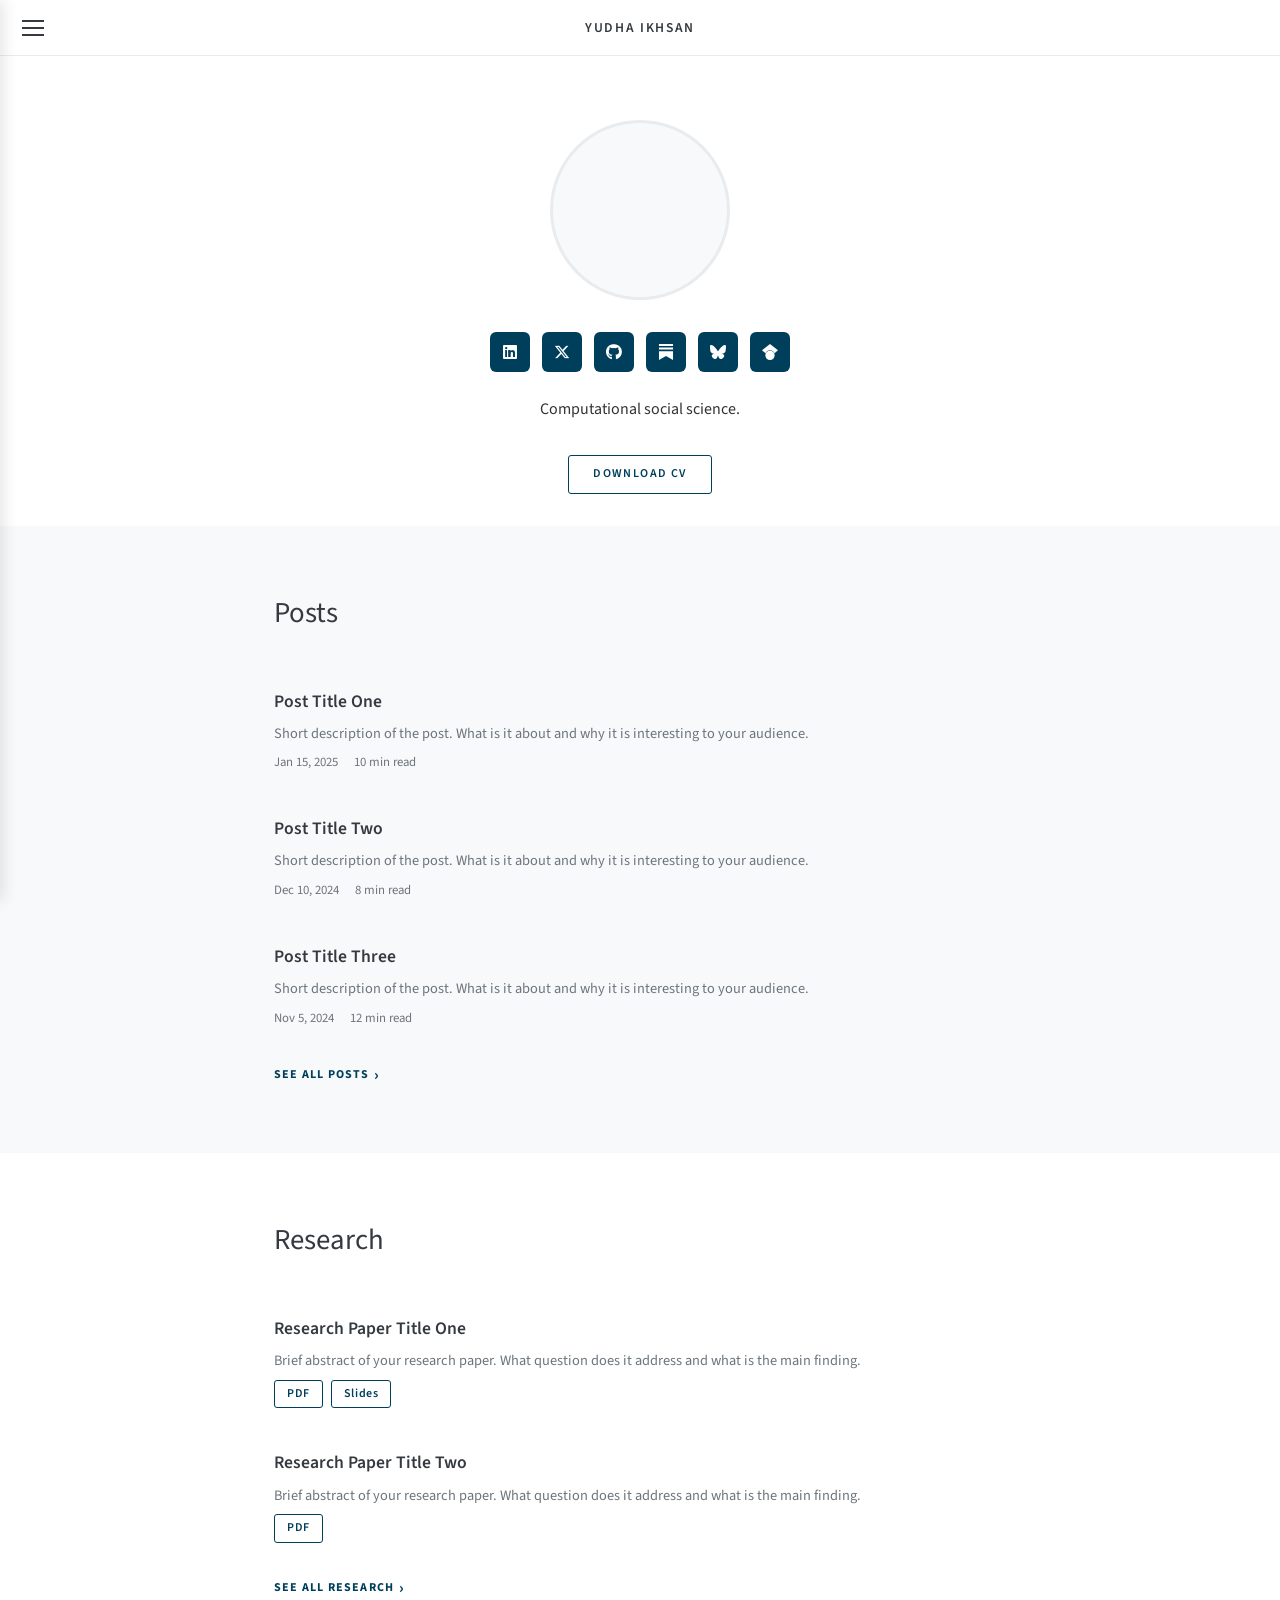
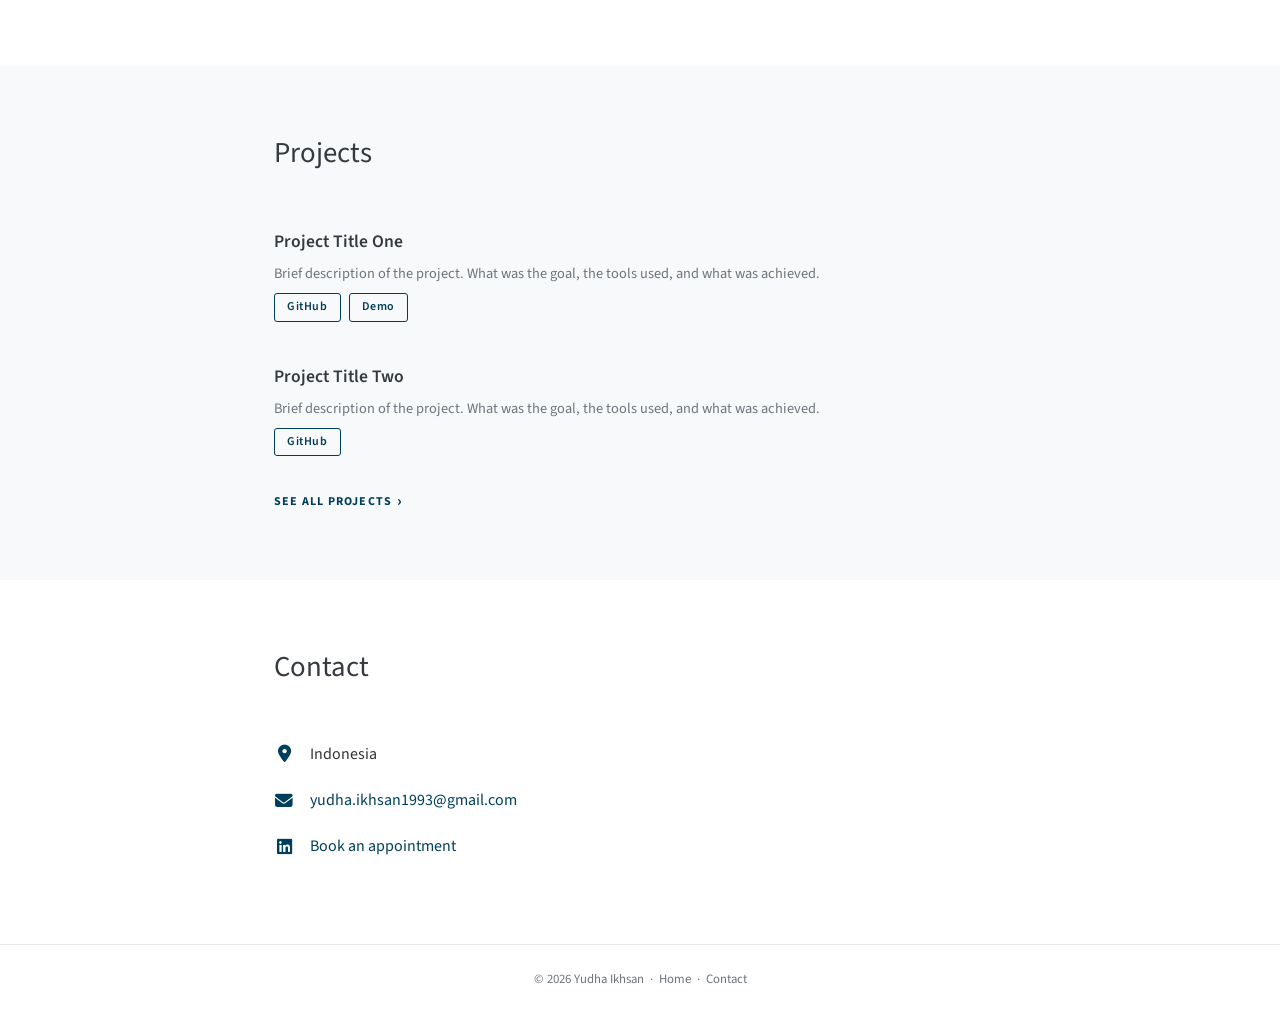
<file: index.html>
<!DOCTYPE html>
<html lang="en">
<head>
  <meta charset="UTF-8">
  <meta name="viewport" content="width=device-width, initial-scale=1.0">
  <title>Yudha Ikhsan</title>
  <link rel="icon" href="data:image/svg+xml,<svg xmlns=%22http://www.w3.org/2000/svg%22 viewBox=%220 0 100 100%22><text y=%22.9em%22 font-size=%2290%22>ð</text></svg>">
  <link rel="preconnect" href="https://fonts.googleapis.com">
  <link href="https://fonts.googleapis.com/css2?family=Source+Sans+Pro:wght@300;400;600;700&display=swap" rel="stylesheet">
  <link rel="stylesheet" href="https://cdnjs.cloudflare.com/ajax/libs/font-awesome/6.5.0/css/all.min.css" crossorigin="anonymous">
  <link rel="stylesheet" href="styles.css">
</head>
<body>
  <div class="nav-overlay" id="navOverlay" onclick="closeDrawer()"></div>
  <nav class="nav-drawer" id="navDrawer">
    <ul>
      <li><a href="index.html" onclick="closeDrawer()">Home</a></li>
      <li><a href="posts.html" onclick="closeDrawer()">Posts</a></li>
      <li><a href="research.html" onclick="closeDrawer()">Research</a></li>
      <li><a href="projects.html" onclick="closeDrawer()">Projects</a></li>
      <li><a href="cv.html" onclick="closeDrawer()">CV</a></li>
      <li><a href="#contact" onclick="closeDrawer()">Contact</a></li>
    </ul>
  </nav>
  <header class="navbar">
    <button class="hamburger" id="hamburgerBtn" onclick="toggleDrawer()" aria-label="Menu">
      <span></span><span></span><span></span>
    </button>
    <a href="index.html" class="navbar-brand">YUDHA IKHSAN</a>
  </header>
  <section class="hero">
    <div class="container">
      <div class="hero-photo"></div>
      <div class="social-links">
        <a href="https://linkedin.com/in/yourprofile" target="_blank" rel="noopener" title="LinkedIn">
          <i class="fab fa-linkedin"></i>
        </a>
        <a href="https://x.com/yourhandle" target="_blank" rel="noopener" title="X (Twitter)">
          <i class="fa-brands fa-x-twitter"></i>
        </a>
        <a href="https://github.com/yudaikhsan" target="_blank" rel="noopener" title="GitHub">
          <i class="fab fa-github"></i>
        </a>
        <a href="https://substack.com/@yourhandle" target="_blank" rel="noopener" title="Substack">
          <svg xmlns="http://www.w3.org/2000/svg" viewBox="0 0 24 24" width="16" height="16" fill="currentColor"><path d="M22.539 8.242H1.46V5.406h21.08v2.836zM1.46 10.812V24L12 18.11 22.54 24V10.812H1.46zM22.54 0H1.46v2.836h21.08V0z"/></svg>
        </a>
        <a href="https://bsky.app/profile/yourhandle.bsky.social" target="_blank" rel="noopener" title="Bluesky">
          <svg xmlns="http://www.w3.org/2000/svg" viewBox="0 0 568 501" width="16" height="16" fill="currentColor"><path d="M123.121 33.664C188.241 82.553 258.281 181.68 284 234.873c25.719-53.192 95.759-152.32 160.879-201.209C491.866-1.611 568-28.906 568 57.947c0 17.346-9.945 145.713-15.778 166.555-20.275 72.453-94.155 90.933-159.875 79.748C507.222 323.8 536.444 388.56 473.333 453.32c-119.86 122.992-172.272-30.859-185.702-70.281-2.462-7.227-3.614-10.608-3.631-7.733-.017-2.875-1.169.506-3.631 7.733-13.43 39.422-65.842 193.273-185.702 70.281-63.111-64.76-33.889-129.52 80.653-149.07-65.72 11.185-139.6-7.295-159.875-79.748C9.945 203.66 0 75.293 0 57.947 0-28.906 76.134-1.611 123.121 33.664z"/></svg>
        </a>
        <a href="https://scholar.google.com/citations?user=YOURID" target="_blank" rel="noopener" title="Google Scholar">
          <svg xmlns="http://www.w3.org/2000/svg" viewBox="0 0 24 24" width="16" height="16" fill="currentColor"><path d="M5.242 13.769L0 9.5 12 0l12 9.5-5.242 4.269C17.548 11.249 14.978 9.5 12 9.5c-2.977 0-5.548 1.748-6.758 4.269zM12 10a7 7 0 1 0 0 14 7 7 0 0 0 0-14z"/></svg>
        </a>
      </div>
      <div class="hero-bio">
        <p>Computational social science.</p>
      </div>
      <a href="cv.html" class="btn-outline">Download CV</a>
    </div>
  </section>
  <section id="posts" style="background:var(--bg-alt)">
    <div class="container">
      <h2 class="section-title">Posts</h2>
      <div class="card-list">
        <div class="card">
          <div class="card-body">
            <h3><a href="posts.html">Post Title One</a></h3>
            <p>Short description of the post. What is it about and why it is interesting to your audience.</p>
            <div class="card-meta"><span>Jan 15, 2025</span><span>10 min read</span></div>
          </div>
        </div>
        <div class="card">
          <div class="card-body">
            <h3><a href="posts.html">Post Title Two</a></h3>
            <p>Short description of the post. What is it about and why it is interesting to your audience.</p>
            <div class="card-meta"><span>Dec 10, 2024</span><span>8 min read</span></div>
          </div>
        </div>
        <div class="card">
          <div class="card-body">
            <h3><a href="posts.html">Post Title Three</a></h3>
            <p>Short description of the post. What is it about and why it is interesting to your audience.</p>
            <div class="card-meta"><span>Nov 5, 2024</span><span>12 min read</span></div>
          </div>
        </div>
      </div>
      <a href="posts.html" class="see-all-link">See all posts</a>
    </div>
  </section>
  <section id="research">
    <div class="container">
      <h2 class="section-title">Research</h2>
      <div class="card-list">
        <div class="card">
          <div class="card-body">
            <h3><a href="research.html">Research Paper Title One</a></h3>
            <p>Brief abstract of your research paper. What question does it address and what is the main finding.</p>
            <div class="tag-links" style="margin-top:0.5rem"><a href="#" class="tag-link">PDF</a><a href="#" class="tag-link">Slides</a></div>
          </div>
        </div>
        <div class="card">
          <div class="card-body">
            <h3><a href="research.html">Research Paper Title Two</a></h3>
            <p>Brief abstract of your research paper. What question does it address and what is the main finding.</p>
            <div class="tag-links" style="margin-top:0.5rem"><a href="#" class="tag-link">PDF</a></div>
          </div>
        </div>
      </div>
      <a href="research.html" class="see-all-link">See all research</a>
    </div>
  </section>
  <section id="projects" style="background:var(--bg-alt)">
    <div class="container">
      <h2 class="section-title">Projects</h2>
      <div class="card-list">
        <div class="card">
          <div class="card-body">
            <h3><a href="projects.html">Project Title One</a></h3>
            <p>Brief description of the project. What was the goal, the tools used, and what was achieved.</p>
            <div class="tag-links" style="margin-top:0.5rem"><a href="#" class="tag-link">GitHub</a><a href="#" class="tag-link">Demo</a></div>
          </div>
        </div>
        <div class="card">
          <div class="card-body">
            <h3><a href="projects.html">Project Title Two</a></h3>
            <p>Brief description of the project. What was the goal, the tools used, and what was achieved.</p>
            <div class="tag-links" style="margin-top:0.5rem"><a href="#" class="tag-link">GitHub</a></div>
          </div>
        </div>
      </div>
      <a href="projects.html" class="see-all-link">See all projects</a>
    </div>
  </section>
  <section id="contact">
    <div class="container">
      <h2 class="section-title">Contact</h2>
      <div class="contact-simple">
        <p><i class="fas fa-map-marker-alt contact-icon"></i> <span>Indonesia</span></p>
        <p><i class="fas fa-envelope contact-icon"></i> <a href="mailto:yudha.ikhsan1993@gmail.com">yudha.ikhsan1993@gmail.com</a></p>
        <p><i class="fab fa-linkedin contact-icon"></i> <a href="https://linkedin.com/in/yourprofile" target="_blank" rel="noopener">Book an appointment</a></p>
      </div>
    </div>
  </section>
  <footer>
    <p>&copy; <span id="year"></span> Yudha Ikhsan &nbsp;&middot;&nbsp; <a href="index.html">Home</a> &nbsp;&middot;&nbsp; <a href="mailto:yudha.ikhsan1993@gmail.com">Contact</a></p>
  </footer>
  <script>
    document.getElementById('year').textContent = new Date().getFullYear();
    function toggleDrawer() {
      document.getElementById('navDrawer').classList.toggle('open');
      document.getElementById('navOverlay').classList.toggle('open');
      document.getElementById('hamburgerBtn').classList.toggle('open');
    }
    function closeDrawer() {
      document.getElementById('navDrawer').classList.remove('open');
      document.getElementById('navOverlay').classList.remove('open');
      document.getElementById('hamburgerBtn').classList.remove('open');
    }
    document.addEventListener('keydown', function(e) { if(e.key==='Escape') closeDrawer(); });
  </script>
</body>
                                                     </html>
</file>
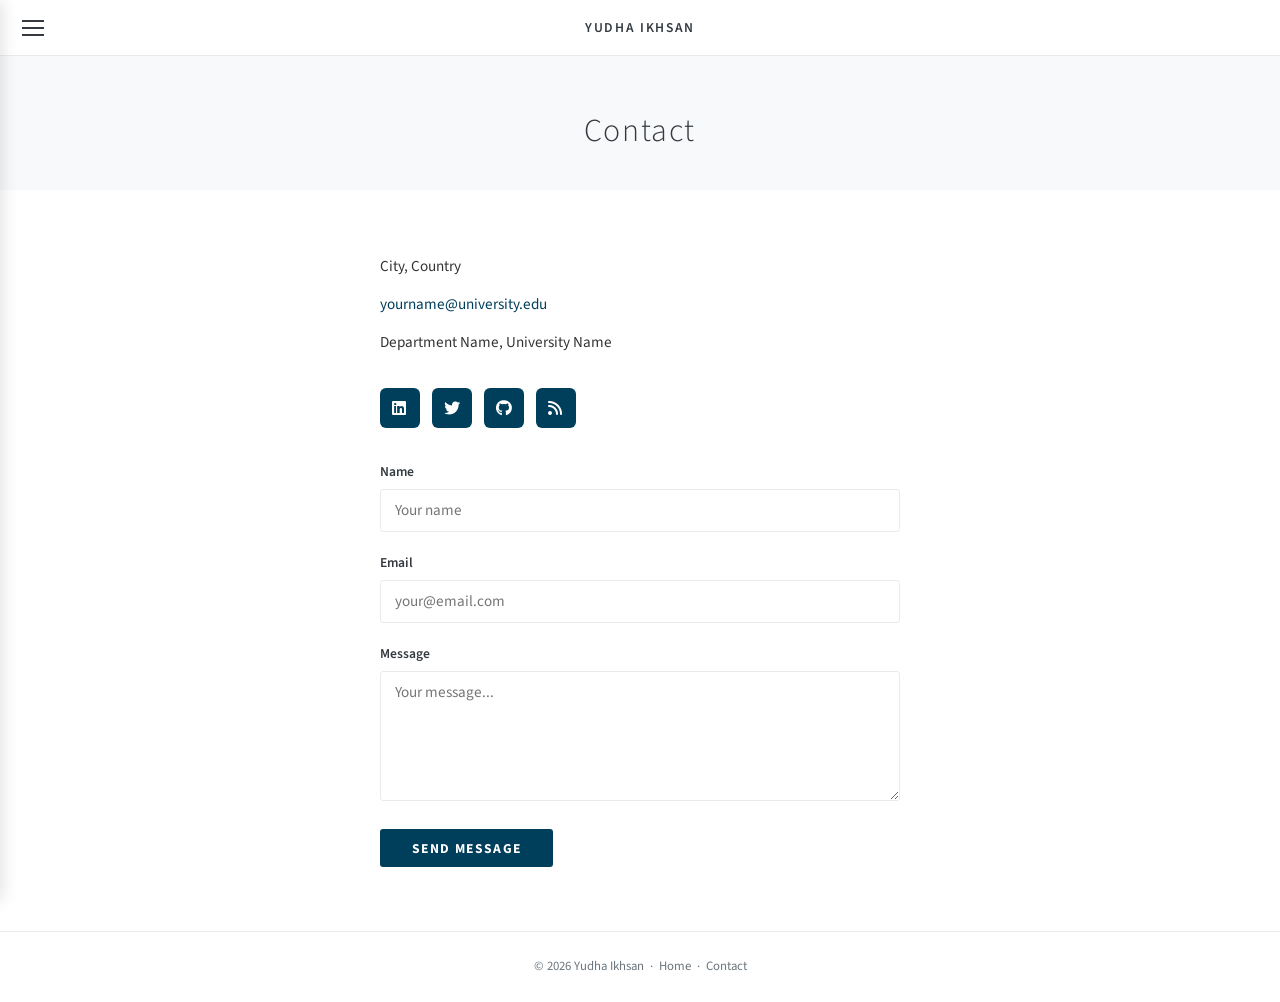
<file: contact.html>
<!DOCTYPE html>
<html lang="en">
<head>
  <meta charset="UTF-8">
  <meta name="viewport" content="width=device-width, initial-scale=1.0">
  <title>Contact - Yudha Ikhsan</title>
  <link rel="icon" href="data:image/svg+xml,<svg xmlns=%22http://www.w3.org/2000/svg%22 viewBox=%220 0 100 100%22><text y=%22.9em%22 font-size=%2290%22>ð</text></svg>">
  <link rel="preconnect" href="https://fonts.googleapis.com">
  <link href="https://fonts.googleapis.com/css2?family=Source+Sans+Pro:wght@300;400;600;700&display=swap" rel="stylesheet">
  <link rel="stylesheet" href="https://cdnjs.cloudflare.com/ajax/libs/font-awesome/6.5.0/css/all.min.css" crossorigin="anonymous">
  <link rel="stylesheet" href="styles.css">
</head>
<body>
  <div class="nav-overlay" id="navOverlay" onclick="closeDrawer()"></div>
  <nav class="nav-drawer" id="navDrawer">
    <ul>
      <li><a href="index.html" onclick="closeDrawer()">Home</a></li>
      <li><a href="posts.html" onclick="closeDrawer()">Posts</a></li>
      <li><a href="research.html" onclick="closeDrawer()">Research</a></li>
      <li><a href="projects.html" onclick="closeDrawer()">Projects</a></li>
      <li><a href="cv.html" onclick="closeDrawer()">CV</a></li>
      <li><a href="index.html#contact" onclick="closeDrawer()">Contact</a></li>
    </ul>
  </nav>
  <header class="navbar">
    <button class="hamburger" id="hamburgerBtn" onclick="toggleDrawer()" aria-label="Menu">
      <span></span><span></span><span></span>
    </button>
    <a href="index.html" class="navbar-brand">YUDHA IKHSAN</a>
  </header>
  <div class="page-header" style="background:var(--bg-alt)">
    <div class="container"><h1>Contact</h1></div>
  </div>
  <section>
    <div class="container">
      <div class="contact-wrapper">
        <div class="contact-info">
          <p>City, Country</p>
          <p><a href="mailto:yourname@university.edu">yourname@university.edu</a></p>
          <p>Department Name, University Name</p>
        </div>
        <div class="social-links" style="justify-content:flex-start;margin-bottom:2rem">
          <a href="https://linkedin.com/in/yourprofile" target="_blank" rel="noopener" title="LinkedIn"><i class="fab fa-linkedin"></i></a>
          <a href="https://x.com/yourhandle" target="_blank" rel="noopener" title="X / Twitter"><i class="fab fa-twitter"></i></a>
          <a href="https://github.com/yudaikhsan" target="_blank" rel="noopener" title="GitHub"><i class="fab fa-github"></i></a>
          <a href="https://substack.com/@yourhandle" target="_blank" rel="noopener" title="Substack"><i class="fas fa-rss"></i></a>
        </div>
        <div class="contact-form">
          <form>
            <div class="form-group">
              <label for="name">Name</label>
              <input type="text" id="name" name="name" placeholder="Your name">
            </div>
            <div class="form-group">
              <label for="email">Email</label>
              <input type="email" id="email" name="email" placeholder="your@email.com">
            </div>
            <div class="form-group">
              <label for="message">Message</label>
              <textarea id="message" name="message" placeholder="Your message..."></textarea>
            </div>
            <button type="submit">Send Message</button>
          </form>
        </div>
      </div>
    </div>
  </section>
  <footer>
    <p>&copy; <span id="year"></span> Yudha Ikhsan &nbsp;&middot;&nbsp; <a href="index.html">Home</a> &nbsp;&middot;&nbsp; <a href="contact.html">Contact</a></p>
  </footer>
  <script>
    document.getElementById('year').textContent = new Date().getFullYear();
    function toggleDrawer() {
      document.getElementById('navDrawer').classList.toggle('open');
      document.getElementById('navOverlay').classList.toggle('open');
      document.getElementById('hamburgerBtn').classList.toggle('open');
    }
    function closeDrawer() {
      document.getElementById('navDrawer').classList.remove('open');
      document.getElementById('navOverlay').classList.remove('open');
      document.getElementById('hamburgerBtn').classList.remove('open');
    }
    document.addEventListener('keydown', function(e) { if(e.key==='Escape') closeDrawer(); });
  </script>
</body>
</html>
</file>
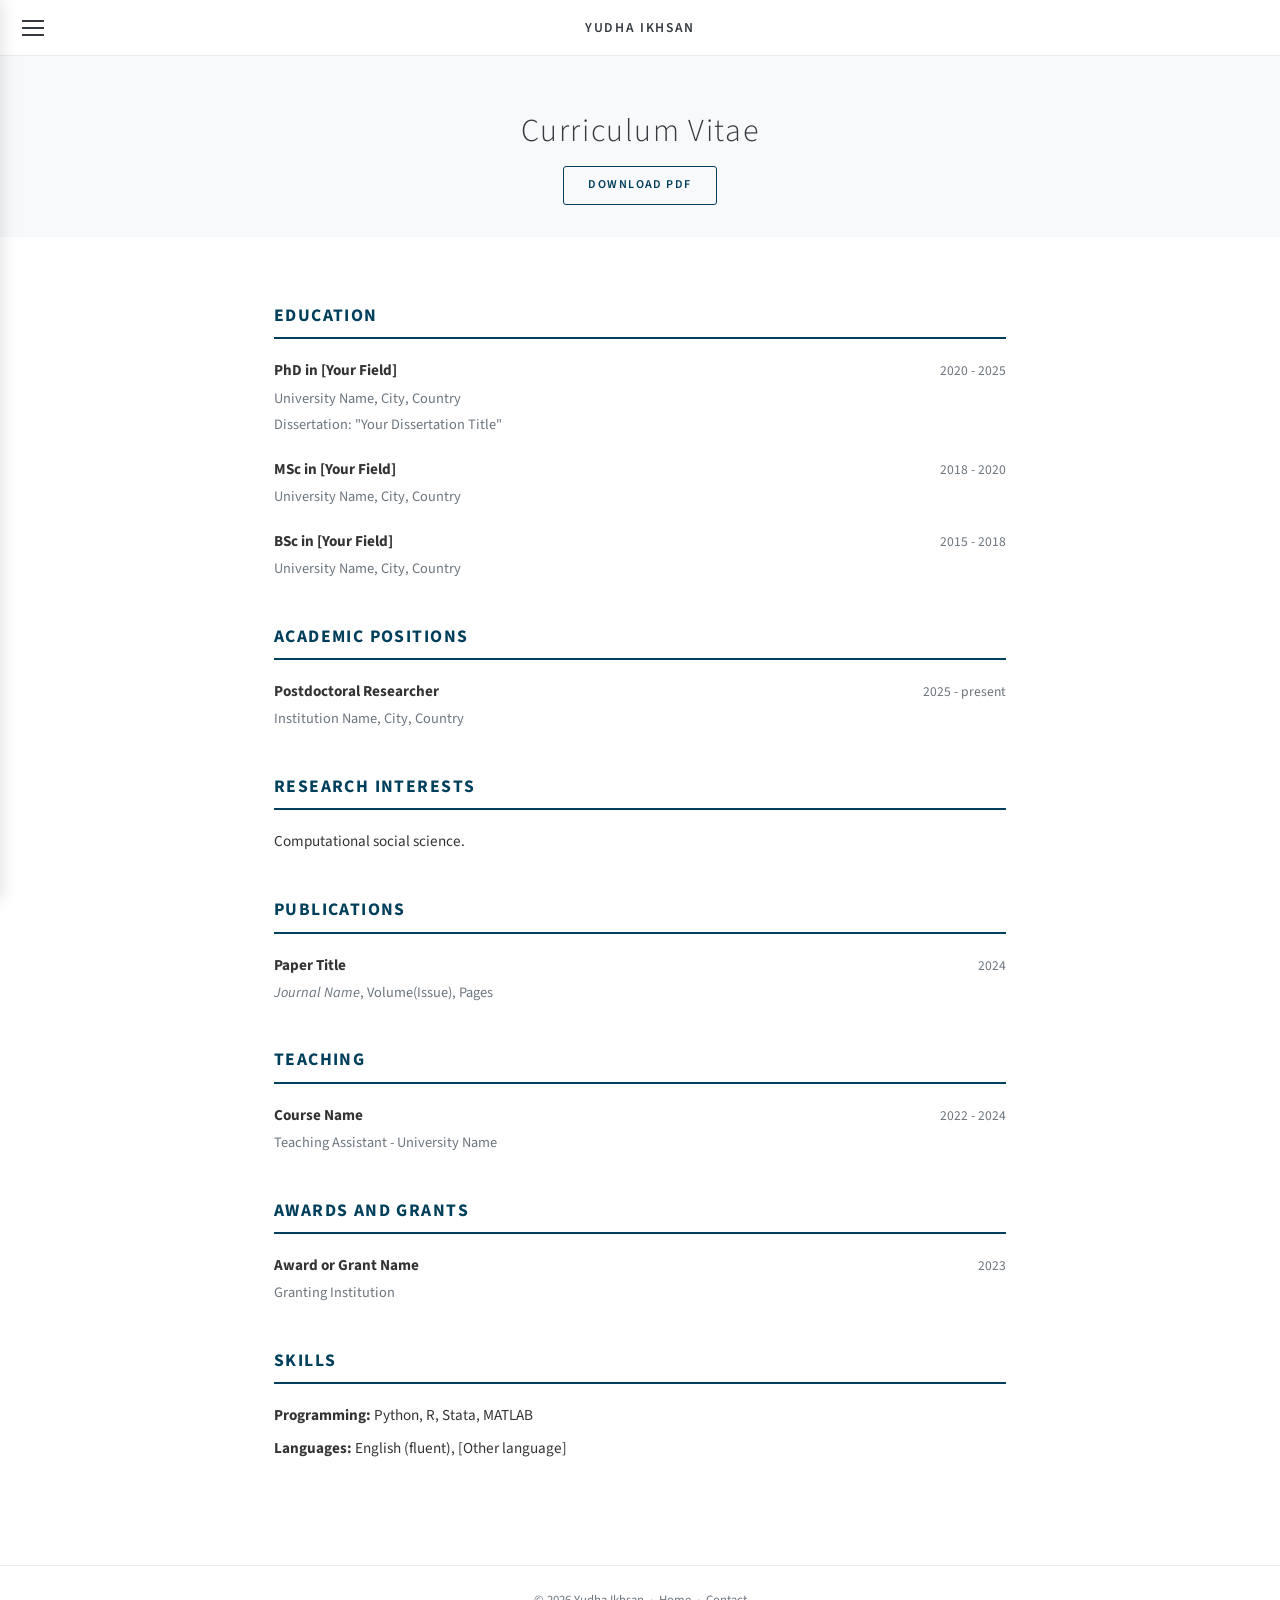
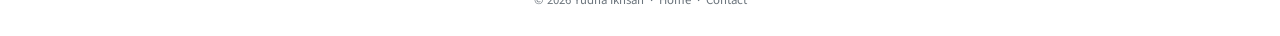
<file: cv.html>
<!DOCTYPE html>
<html lang="en">
<head>
  <meta charset="UTF-8">
  <meta name="viewport" content="width=device-width, initial-scale=1.0">
  <title>CV - Yudha Ikhsan</title>
  <link rel="icon" href="data:image/svg+xml,<svg xmlns=%22http://www.w3.org/2000/svg%22 viewBox=%220 0 100 100%22><text y=%22.9em%22 font-size=%2290%22>ð</text></svg>">
  <link rel="preconnect" href="https://fonts.googleapis.com">
  <link href="https://fonts.googleapis.com/css2?family=Source+Sans+Pro:wght@300;400;600;700&display=swap" rel="stylesheet">
  <link rel="stylesheet" href="https://cdnjs.cloudflare.com/ajax/libs/font-awesome/6.5.0/css/all.min.css" crossorigin="anonymous">
  <link rel="stylesheet" href="styles.css">
</head>
<body>
  <div class="nav-overlay" id="navOverlay" onclick="closeDrawer()"></div>
  <nav class="nav-drawer" id="navDrawer">
    <ul>
      <li><a href="index.html" onclick="closeDrawer()">Home</a></li>
      <li><a href="posts.html" onclick="closeDrawer()">Posts</a></li>
      <li><a href="research.html" onclick="closeDrawer()">Research</a></li>
      <li><a href="projects.html" onclick="closeDrawer()">Projects</a></li>
      <li><a href="cv.html" onclick="closeDrawer()">CV</a></li>
      <li><a href="index.html#contact" onclick="closeDrawer()">Contact</a></li>
    </ul>
  </nav>
  <header class="navbar">
    <button class="hamburger" id="hamburgerBtn" onclick="toggleDrawer()" aria-label="Menu">
      <span></span><span></span><span></span>
    </button>
    <a href="index.html" class="navbar-brand">YUDHA IKHSAN</a>
  </header>
  <div class="page-header" style="background:var(--bg-alt)">
    <div class="container">
      <h1>Curriculum Vitae</h1>
      <p style="margin-top:0.5rem;color:var(--text-muted);font-size:0.9rem">
        <a href="files/cv.pdf" class="btn-outline" style="font-size:0.75rem">Download PDF</a>
      </p>
    </div>
  </div>
  <section>
    <div class="container">
      <div class="cv-section">
        <h2>Education</h2>
        <div class="cv-entry">
          <div class="cv-entry-header">
            <span class="cv-entry-title">PhD in [Your Field]</span>
            <span class="cv-entry-date">2020 - 2025</span>
          </div>
          <div class="cv-entry-sub">University Name, City, Country</div>
          <div class="cv-entry-sub">Dissertation: "Your Dissertation Title"</div>
        </div>
        <div class="cv-entry">
          <div class="cv-entry-header">
            <span class="cv-entry-title">MSc in [Your Field]</span>
            <span class="cv-entry-date">2018 - 2020</span>
          </div>
          <div class="cv-entry-sub">University Name, City, Country</div>
        </div>
        <div class="cv-entry">
          <div class="cv-entry-header">
            <span class="cv-entry-title">BSc in [Your Field]</span>
            <span class="cv-entry-date">2015 - 2018</span>
          </div>
          <div class="cv-entry-sub">University Name, City, Country</div>
        </div>
      </div>
      <div class="cv-section">
        <h2>Academic Positions</h2>
        <div class="cv-entry">
          <div class="cv-entry-header">
            <span class="cv-entry-title">Postdoctoral Researcher</span>
            <span class="cv-entry-date">2025 - present</span>
          </div>
          <div class="cv-entry-sub">Institution Name, City, Country</div>
        </div>
      </div>
      <div class="cv-section">
        <h2>Research Interests</h2>
        <p style="font-size:0.95rem">Computational social science.</p>
      </div>
      <div class="cv-section">
        <h2>Publications</h2>
        <div class="cv-entry">
          <div class="cv-entry-header">
            <span class="cv-entry-title">Paper Title</span>
            <span class="cv-entry-date">2024</span>
          </div>
          <div class="cv-entry-sub"><em>Journal Name</em>, Volume(Issue), Pages</div>
        </div>
      </div>
      <div class="cv-section">
        <h2>Teaching</h2>
        <div class="cv-entry">
          <div class="cv-entry-header">
            <span class="cv-entry-title">Course Name</span>
            <span class="cv-entry-date">2022 - 2024</span>
          </div>
          <div class="cv-entry-sub">Teaching Assistant - University Name</div>
        </div>
      </div>
      <div class="cv-section">
        <h2>Awards and Grants</h2>
        <div class="cv-entry">
          <div class="cv-entry-header">
            <span class="cv-entry-title">Award or Grant Name</span>
            <span class="cv-entry-date">2023</span>
          </div>
          <div class="cv-entry-sub">Granting Institution</div>
        </div>
      </div>
      <div class="cv-section">
        <h2>Skills</h2>
        <p style="font-size:0.95rem"><strong>Programming:</strong> Python, R, Stata, MATLAB</p>
        <p style="font-size:0.95rem;margin-top:0.4rem"><strong>Languages:</strong> English (fluent), [Other language]</p>
      </div>
    </div>
  </section>
  <footer>
    <p>&copy; <span id="year"></span> Yudha Ikhsan &nbsp;&middot;&nbsp; <a href="index.html">Home</a> &nbsp;&middot;&nbsp; <a href="contact.html">Contact</a></p>
  </footer>
  <script>
    document.getElementById('year').textContent = new Date().getFullYear();
    function toggleDrawer() {
      document.getElementById('navDrawer').classList.toggle('open');
      document.getElementById('navOverlay').classList.toggle('open');
      document.getElementById('hamburgerBtn').classList.toggle('open');
    }
    function closeDrawer() {
      document.getElementById('navDrawer').classList.remove('open');
      document.getElementById('navOverlay').classList.remove('open');
      document.getElementById('hamburgerBtn').classList.remove('open');
    }
    document.addEventListener('keydown', function(e) { if(e.key==='Escape') closeDrawer(); });
  </script>
</body>
</html>
</file>
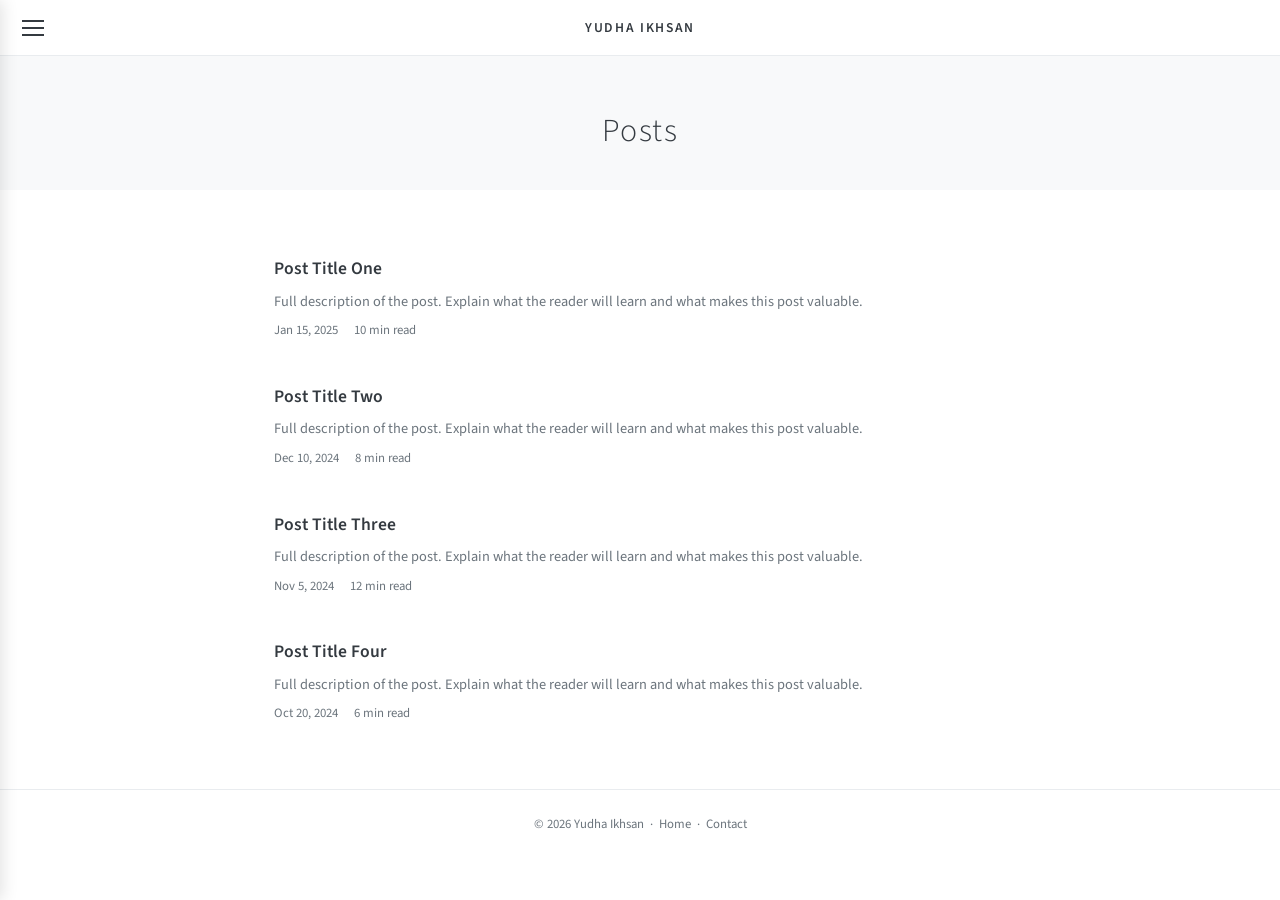
<file: posts.html>
<!DOCTYPE html>
<html lang="en">
<head>
  <meta charset="UTF-8">
  <meta name="viewport" content="width=device-width, initial-scale=1.0">
  <title>Posts - Yudha Ikhsan</title>
  <link rel="icon" href="data:image/svg+xml,<svg xmlns=%22http://www.w3.org/2000/svg%22 viewBox=%220 0 100 100%22><text y=%22.9em%22 font-size=%2290%22>ð</text></svg>">
  <link rel="preconnect" href="https://fonts.googleapis.com">
  <link href="https://fonts.googleapis.com/css2?family=Source+Sans+Pro:wght@300;400;600;700&display=swap" rel="stylesheet">
  <link rel="stylesheet" href="https://cdnjs.cloudflare.com/ajax/libs/font-awesome/6.5.0/css/all.min.css" crossorigin="anonymous">
  <link rel="stylesheet" href="styles.css">
</head>
<body>
  <div class="nav-overlay" id="navOverlay" onclick="closeDrawer()"></div>
  <nav class="nav-drawer" id="navDrawer">
    <ul>
      <li><a href="index.html" onclick="closeDrawer()">Home</a></li>
      <li><a href="posts.html" onclick="closeDrawer()">Posts</a></li>
      <li><a href="research.html" onclick="closeDrawer()">Research</a></li>
      <li><a href="projects.html" onclick="closeDrawer()">Projects</a></li>
      <li><a href="cv.html" onclick="closeDrawer()">CV</a></li>
      <li><a href="index.html#contact" onclick="closeDrawer()">Contact</a></li>
    </ul>
  </nav>
  <header class="navbar">
    <button class="hamburger" id="hamburgerBtn" onclick="toggleDrawer()" aria-label="Menu">
      <span></span><span></span><span></span>
    </button>
    <a href="index.html" class="navbar-brand">YUDHA IKHSAN</a>
  </header>
  <div class="page-header" style="background:var(--bg-alt)">
    <div class="container">
      <h1>Posts</h1>
    </div>
  </div>
  <section>
    <div class="container">
      <div class="card-list">
        <div class="card">
          <div class="card-body">
            <h3><a href="#">Post Title One</a></h3>
            <p>Full description of the post. Explain what the reader will learn and what makes this post valuable.</p>
            <div class="card-meta"><span>Jan 15, 2025</span><span>10 min read</span></div>
          </div>
        </div>
        <div class="card">
          <div class="card-body">
            <h3><a href="#">Post Title Two</a></h3>
            <p>Full description of the post. Explain what the reader will learn and what makes this post valuable.</p>
            <div class="card-meta"><span>Dec 10, 2024</span><span>8 min read</span></div>
          </div>
        </div>
        <div class="card">
          <div class="card-body">
            <h3><a href="#">Post Title Three</a></h3>
            <p>Full description of the post. Explain what the reader will learn and what makes this post valuable.</p>
            <div class="card-meta"><span>Nov 5, 2024</span><span>12 min read</span></div>
          </div>
        </div>
        <div class="card">
          <div class="card-body">
            <h3><a href="#">Post Title Four</a></h3>
            <p>Full description of the post. Explain what the reader will learn and what makes this post valuable.</p>
            <div class="card-meta"><span>Oct 20, 2024</span><span>6 min read</span></div>
          </div>
        </div>
      </div>
    </div>
  </section>
  <footer>
    <p>&copy; <span id="year"></span> Yudha Ikhsan &nbsp;&middot;&nbsp; <a href="index.html">Home</a> &nbsp;&middot;&nbsp; <a href="contact.html">Contact</a></p>
  </footer>
  <script>
    document.getElementById('year').textContent = new Date().getFullYear();
    function toggleDrawer() {
      document.getElementById('navDrawer').classList.toggle('open');
      document.getElementById('navOverlay').classList.toggle('open');
      document.getElementById('hamburgerBtn').classList.toggle('open');
    }
    function closeDrawer() {
      document.getElementById('navDrawer').classList.remove('open');
      document.getElementById('navOverlay').classList.remove('open');
      document.getElementById('hamburgerBtn').classList.remove('open');
    }
    document.addEventListener('keydown', function(e) { if(e.key==='Escape') closeDrawer(); });
  </script>
</body>
</html>
</file>
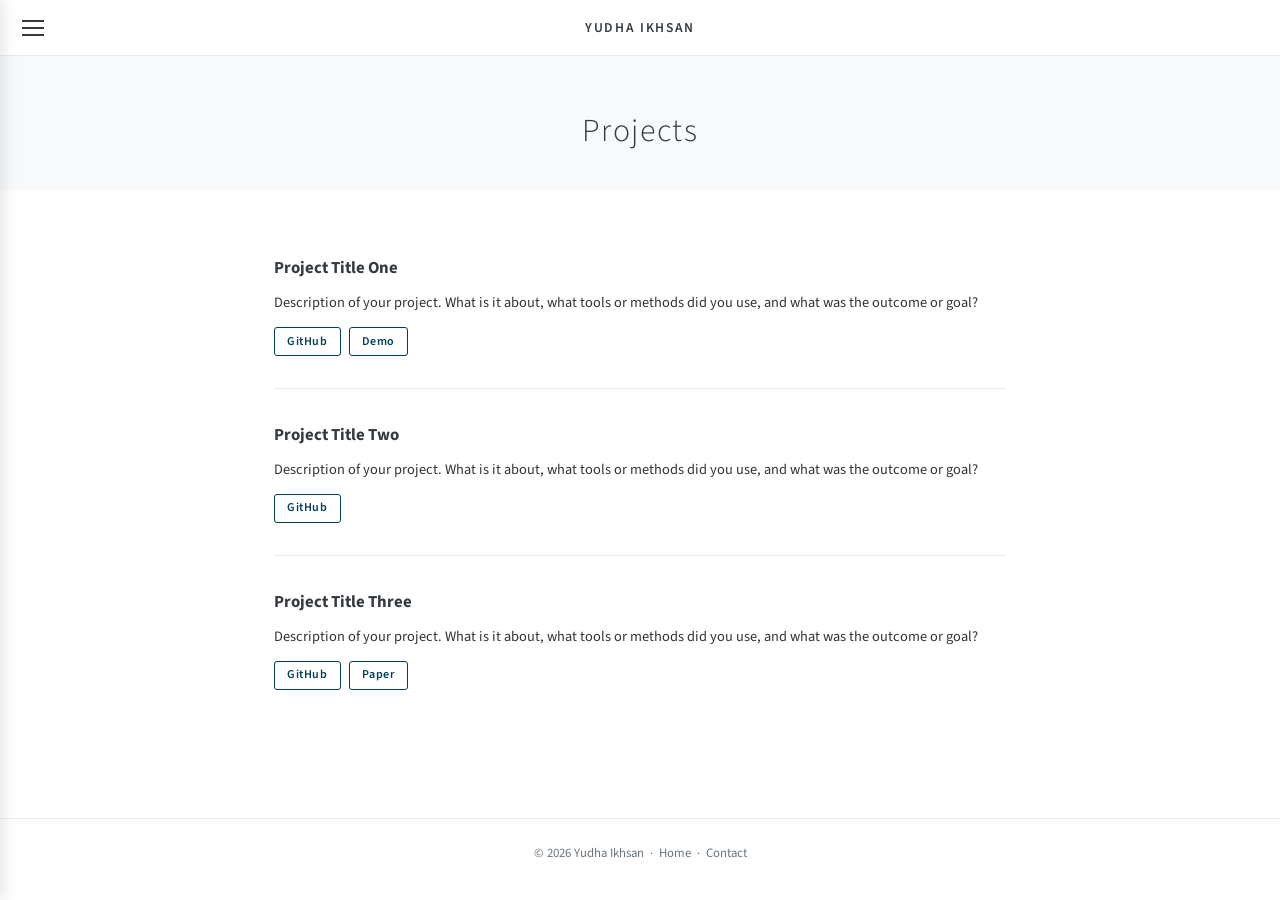
<file: projects.html>
<!DOCTYPE html>
<html lang="en">
<head>
  <meta charset="UTF-8">
  <meta name="viewport" content="width=device-width, initial-scale=1.0">
  <title>Projects - Yudha Ikhsan</title>
  <link rel="icon" href="data:image/svg+xml,<svg xmlns=%22http://www.w3.org/2000/svg%22 viewBox=%220 0 100 100%22><text y=%22.9em%22 font-size=%2290%22>ð</text></svg>">
  <link rel="preconnect" href="https://fonts.googleapis.com">
  <link href="https://fonts.googleapis.com/css2?family=Source+Sans+Pro:wght@300;400;600;700&display=swap" rel="stylesheet">
  <link rel="stylesheet" href="https://cdnjs.cloudflare.com/ajax/libs/font-awesome/6.5.0/css/all.min.css" crossorigin="anonymous">
  <link rel="stylesheet" href="styles.css">
</head>
<body>
  <div class="nav-overlay" id="navOverlay" onclick="closeDrawer()"></div>
  <nav class="nav-drawer" id="navDrawer">
    <ul>
      <li><a href="index.html" onclick="closeDrawer()">Home</a></li>
      <li><a href="posts.html" onclick="closeDrawer()">Posts</a></li>
      <li><a href="research.html" onclick="closeDrawer()">Research</a></li>
      <li><a href="projects.html" onclick="closeDrawer()">Projects</a></li>
      <li><a href="cv.html" onclick="closeDrawer()">CV</a></li>
      <li><a href="index.html#contact" onclick="closeDrawer()">Contact</a></li>
    </ul>
  </nav>
  <header class="navbar">
    <button class="hamburger" id="hamburgerBtn" onclick="toggleDrawer()" aria-label="Menu">
      <span></span><span></span><span></span>
    </button>
    <a href="index.html" class="navbar-brand">YUDHA IKHSAN</a>
  </header>
  <div class="page-header" style="background:var(--bg-alt)">
    <div class="container"><h1>Projects</h1></div>
  </div>
  <section>
    <div class="container">
      <div class="research-card">
        <div class="research-card-body">
          <h3><a href="#">Project Title One</a></h3>
          <p>Description of your project. What is it about, what tools or methods did you use, and what was the outcome or goal?</p>
          <div class="tag-links"><a href="#" class="tag-link">GitHub</a><a href="#" class="tag-link">Demo</a></div>
        </div>
      </div>
      <div class="research-card">
        <div class="research-card-body">
          <h3><a href="#">Project Title Two</a></h3>
          <p>Description of your project. What is it about, what tools or methods did you use, and what was the outcome or goal?</p>
          <div class="tag-links"><a href="#" class="tag-link">GitHub</a></div>
        </div>
      </div>
      <div class="research-card">
        <div class="research-card-body">
          <h3><a href="#">Project Title Three</a></h3>
          <p>Description of your project. What is it about, what tools or methods did you use, and what was the outcome or goal?</p>
          <div class="tag-links"><a href="#" class="tag-link">GitHub</a><a href="#" class="tag-link">Paper</a></div>
        </div>
      </div>
    </div>
  </section>
  <footer>
    <p>&copy; <span id="year"></span> Yudha Ikhsan &nbsp;&middot;&nbsp; <a href="index.html">Home</a> &nbsp;&middot;&nbsp; <a href="contact.html">Contact</a></p>
  </footer>
  <script>
    document.getElementById('year').textContent = new Date().getFullYear();
    function toggleDrawer() {
      document.getElementById('navDrawer').classList.toggle('open');
      document.getElementById('navOverlay').classList.toggle('open');
      document.getElementById('hamburgerBtn').classList.toggle('open');
    }
    function closeDrawer() {
      document.getElementById('navDrawer').classList.remove('open');
      document.getElementById('navOverlay').classList.remove('open');
      document.getElementById('hamburgerBtn').classList.remove('open');
    }
    document.addEventListener('keydown', function(e) { if(e.key==='Escape') closeDrawer(); });
  </script>
</body>
</html>
</file>
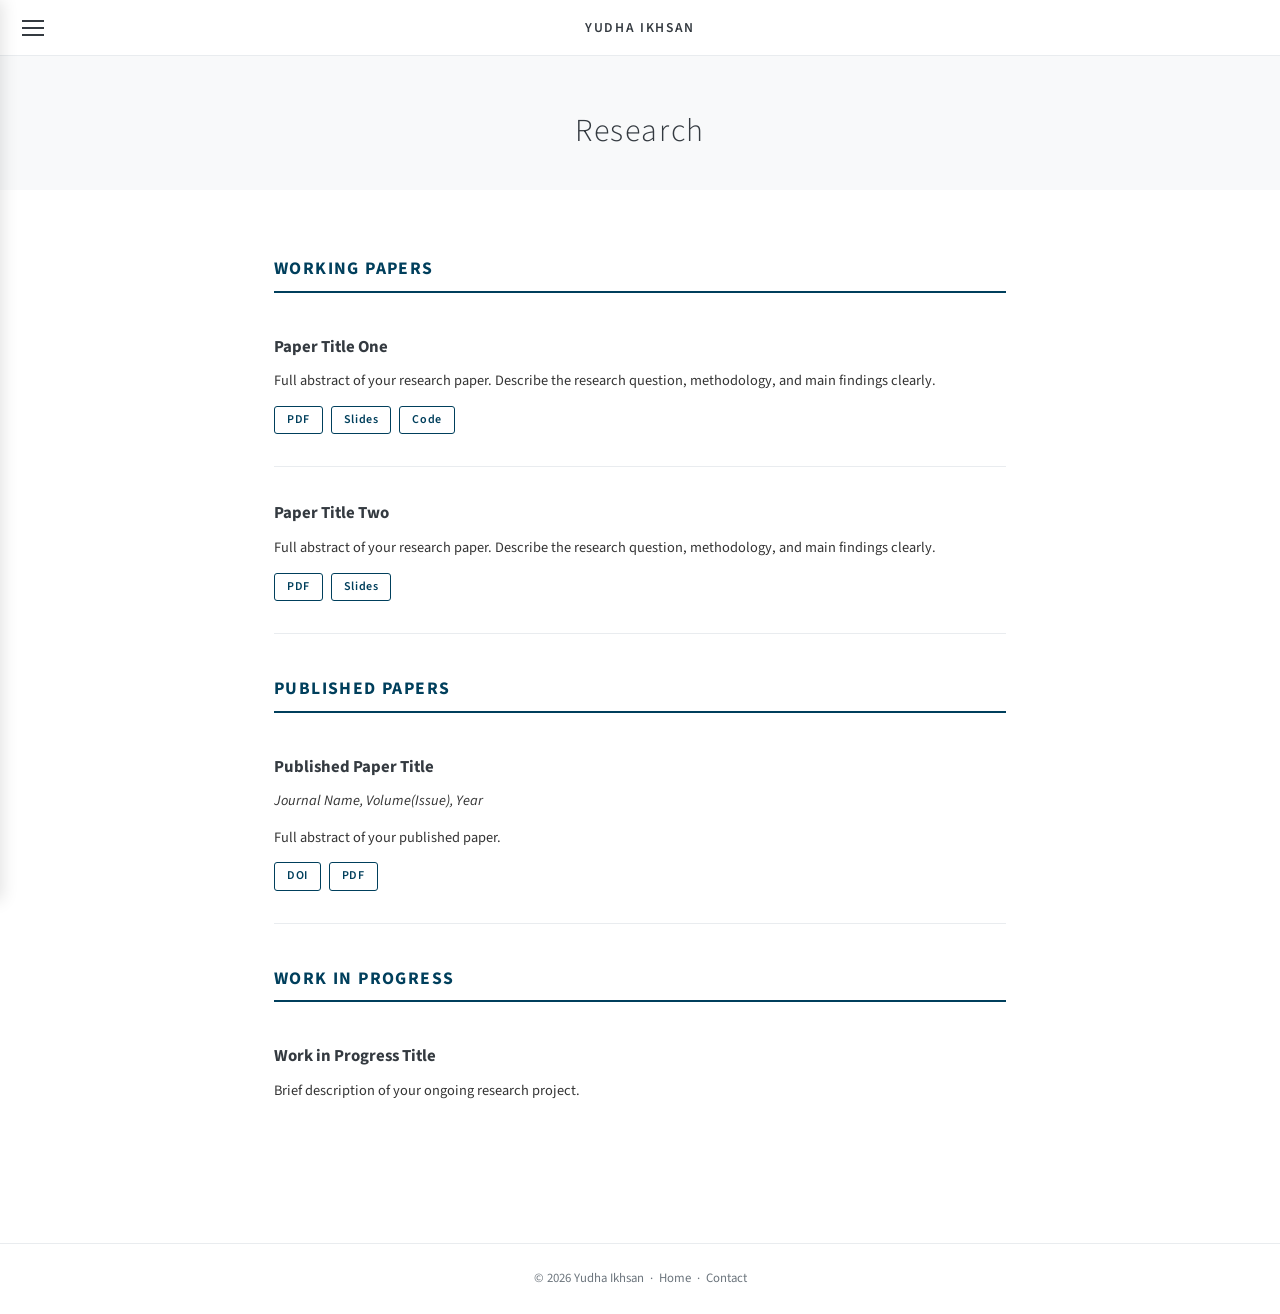
<file: research.html>
<!DOCTYPE html>
<html lang="en">
<head>
  <meta charset="UTF-8">
  <meta name="viewport" content="width=device-width, initial-scale=1.0">
  <title>Research - Yudha Ikhsan</title>
  <link rel="icon" href="data:image/svg+xml,<svg xmlns=%22http://www.w3.org/2000/svg%22 viewBox=%220 0 100 100%22><text y=%22.9em%22 font-size=%2290%22>ð</text></svg>">
  <link rel="preconnect" href="https://fonts.googleapis.com">
  <link href="https://fonts.googleapis.com/css2?family=Source+Sans+Pro:wght@300;400;600;700&display=swap" rel="stylesheet">
  <link rel="stylesheet" href="https://cdnjs.cloudflare.com/ajax/libs/font-awesome/6.5.0/css/all.min.css" crossorigin="anonymous">
  <link rel="stylesheet" href="styles.css">
</head>
<body>
  <div class="nav-overlay" id="navOverlay" onclick="closeDrawer()"></div>
  <nav class="nav-drawer" id="navDrawer">
    <ul>
      <li><a href="index.html" onclick="closeDrawer()">Home</a></li>
      <li><a href="posts.html" onclick="closeDrawer()">Posts</a></li>
      <li><a href="research.html" onclick="closeDrawer()">Research</a></li>
      <li><a href="projects.html" onclick="closeDrawer()">Projects</a></li>
      <li><a href="cv.html" onclick="closeDrawer()">CV</a></li>
      <li><a href="index.html#contact" onclick="closeDrawer()">Contact</a></li>
    </ul>
  </nav>
  <header class="navbar">
    <button class="hamburger" id="hamburgerBtn" onclick="toggleDrawer()" aria-label="Menu">
      <span></span><span></span><span></span>
    </button>
    <a href="index.html" class="navbar-brand">YUDHA IKHSAN</a>
  </header>
  <div class="page-header" style="background:var(--bg-alt)">
    <div class="container"><h1>Research</h1></div>
  </div>
  <section>
    <div class="container">
      <div class="cv-section"><h2>Working Papers</h2></div>
      <div class="research-card">
        <div class="research-card-body">
          <h3><a href="#">Paper Title One</a></h3>
          <p>Full abstract of your research paper. Describe the research question, methodology, and main findings clearly.</p>
          <div class="tag-links"><a href="#" class="tag-link">PDF</a><a href="#" class="tag-link">Slides</a><a href="#" class="tag-link">Code</a></div>
        </div>
      </div>
      <div class="research-card">
        <div class="research-card-body">
          <h3><a href="#">Paper Title Two</a></h3>
          <p>Full abstract of your research paper. Describe the research question, methodology, and main findings clearly.</p>
          <div class="tag-links"><a href="#" class="tag-link">PDF</a><a href="#" class="tag-link">Slides</a></div>
        </div>
      </div>
      <div class="cv-section" style="margin-top:2.5rem"><h2>Published Papers</h2></div>
      <div class="research-card">
        <div class="research-card-body">
          <h3><a href="#">Published Paper Title</a></h3>
          <p><em>Journal Name, Volume(Issue), Year</em></p>
          <p>Full abstract of your published paper.</p>
          <div class="tag-links"><a href="#" class="tag-link">DOI</a><a href="#" class="tag-link">PDF</a></div>
        </div>
      </div>
      <div class="cv-section" style="margin-top:2.5rem"><h2>Work in Progress</h2></div>
      <div class="research-card">
        <div class="research-card-body">
          <h3>Work in Progress Title</h3>
          <p>Brief description of your ongoing research project.</p>
        </div>
      </div>
    </div>
  </section>
  <footer>
    <p>&copy; <span id="year"></span> Yudha Ikhsan &nbsp;&middot;&nbsp; <a href="index.html">Home</a> &nbsp;&middot;&nbsp; <a href="contact.html">Contact</a></p>
  </footer>
  <script>
    document.getElementById('year').textContent = new Date().getFullYear();
    function toggleDrawer() {
      document.getElementById('navDrawer').classList.toggle('open');
      document.getElementById('navOverlay').classList.toggle('open');
      document.getElementById('hamburgerBtn').classList.toggle('open');
    }
    function closeDrawer() {
      document.getElementById('navDrawer').classList.remove('open');
      document.getElementById('navOverlay').classList.remove('open');
      document.getElementById('hamburgerBtn').classList.remove('open');
    }
    document.addEventListener('keydown', function(e) { if(e.key==='Escape') closeDrawer(); });
  </script>
</body>
</html>
</file>
<file: styles.css>
/* ===== RESET & BASE ===== */
*, *::before, *::after { box-sizing: border-box; margin: 0; padding: 0; }

:root {
  --primary: #003f5c;
  --dark: #343a40;
  --text: rgba(0,0,0,0.8);
  --text-muted: #6c757d;
  --bg-alt: #f8f9fa;
  --border: #e9ecef;
  --max-width: 780px;
  --font: 'Source Sans Pro', sans-serif;
}

html { scroll-behavior: smooth; }

body {
  font-family: var(--font);
  color: var(--text);
  background: #fff;
  font-size: 1rem;
  line-height: 1.7;
}

a { color: var(--primary); text-decoration: none; }
a:hover { text-decoration: underline; }

img { max-width: 100%; display: block; }

/* ===== NAVBAR ===== */
.navbar {
  position: sticky;
  top: 0;
  z-index: 1000;
  background: #fff;
  border-bottom: 1px solid var(--border);
  display: flex;
  align-items: center;
  justify-content: center;
  padding: 0 1.5rem;
  height: 56px;
}

.navbar-brand {
  font-size: 0.85rem;
  font-weight: 600;
  letter-spacing: 0.12em;
  text-transform: uppercase;
  color: var(--dark);
  text-align: center;
  flex: 1;
}

.navbar-brand:hover { text-decoration: none; color: var(--dark); }

/* Hamburger button */
.hamburger {
  background: none;
  border: none;
  cursor: pointer;
  padding: 6px;
  display: flex;
  flex-direction: column;
  gap: 5px;
  position: absolute;
  left: 1rem;
}

.hamburger span {
  display: block;
  width: 22px;
  height: 2px;
  background: var(--dark);
  transition: all 0.3s;
}

.hamburger.open span:nth-child(1) { transform: translateY(7px) rotate(45deg); }
.hamburger.open span:nth-child(2) { opacity: 0; }
.hamburger.open span:nth-child(3) { transform: translateY(-7px) rotate(-45deg); }

/* Slide-in drawer */
.nav-drawer {
  position: fixed;
  top: 0; left: 0;
  width: 260px;
  height: 100vh;
  background: #fff;
  box-shadow: 2px 0 16px rgba(0,0,0,0.12);
  z-index: 2000;
  transform: translateX(-100%);
  transition: transform 0.3s ease;
  padding-top: 70px;
}

.nav-drawer.open { transform: translateX(0); }

.nav-overlay {
  display: none;
  position: fixed;
  inset: 0;
  background: rgba(0,0,0,0.3);
  z-index: 1999;
}

.nav-overlay.open { display: block; }

.nav-drawer ul { list-style: none; padding: 0 1.5rem; }
.nav-drawer ul li a {
  display: block;
  padding: 0.75rem 0;
  font-size: 0.9rem;
  letter-spacing: 0.08em;
  text-transform: uppercase;
  color: var(--dark);
  border-bottom: 1px solid var(--border);
  font-weight: 600;
}
.nav-drawer ul li a:hover { color: var(--primary); text-decoration: none; }
.nav-drawer ul li:last-child a { border-bottom: none; }

/* ===== PAGE SECTIONS ===== */
.container { max-width: var(--max-width); margin: 0 auto; padding: 0 1.5rem; }

section { padding: 4rem 0; }

.section-title {
  font-size: 1.8rem;
  font-weight: 400;
  text-align: left;
  margin-bottom: 3rem;
  color: var(--dark);
}

/* ===== HERO / ABOUT ===== */
.hero {
  text-align: center;
  padding: 4rem 0 2rem;
}

.hero-photo {
  width: 180px;
  height: 180px;
  border-radius: 50%;
  margin: 0 auto 2rem;
  background: var(--bg-alt);
  border: 3px solid var(--border);
  overflow: hidden;
  display: flex;
  align-items: center;
  justify-content: center;
  color: var(--text-muted);
  font-size: 0.85rem;
}

.hero-photo img { width: 100%; height: 100%; object-fit: cover; }

.social-links {
  display: flex;
  justify-content: center;
  gap: 0.75rem;
  margin: 1.5rem 0;
  flex-wrap: wrap;
}

.social-links a {
  display: inline-flex;
  align-items: center;
  justify-content: center;
  width: 40px;
  height: 40px;
  background: var(--primary);
  color: #fff;
  border-radius: 6px;
  font-size: 1rem;
  font-weight: 700;
  letter-spacing: 0.02em;
  transition: background 0.2s, transform 0.2s;
  text-decoration: none;
}

.social-links a:hover { background: var(--dark); transform: translateY(-2px); text-decoration: none; }

.social-links a i,
.social-links a svg {
  font-size: 1rem;
  line-height: 1;
  width: 16px;
  height: 16px;
}

.hero-bio { max-width: 600px; margin: 0 auto 2rem; font-size: 1rem; }
.hero-bio p { margin-bottom: 1rem; }

.btn-outline {
  display: inline-block;
  padding: 0.5rem 1.5rem;
  border: 1.5px solid var(--primary);
  color: var(--primary);
  font-size: 0.75rem;
  letter-spacing: 0.12em;
  text-transform: uppercase;
  font-weight: 600;
  border-radius: 3px;
  transition: background 0.2s, color 0.2s;
}

.btn-outline:hover { background: var(--primary); color: #fff; text-decoration: none; }

/* ===== POST / RESEARCH CARDS ===== */
.card-list { display: flex; flex-direction: column; gap: 2.5rem; }

.card {
  display: grid;
  grid-template-columns: 1fr auto;
  gap: 1.5rem;
  align-items: start;
}

.card-img-wrap {
  width: 120px;
  flex-shrink: 0;
}

.card-img-wrap img {
  width: 120px;
  height: 90px;
  object-fit: cover;
  border-radius: 50%;
  border: 2px solid var(--border);
}

.card-body h3 { font-size: 1.1rem; font-weight: 600; margin-bottom: 0.4rem; }
.card-body h3 a { color: var(--dark); }
.card-body h3 a:hover { color: var(--primary); text-decoration: none; }
.card-body p { font-size: 0.9rem; color: var(--text-muted); margin-bottom: 0.5rem; line-height: 1.5; }
.card-meta { font-size: 0.8rem; color: var(--text-muted); display: flex; gap: 1rem; }

.see-all-link {
  display: inline-flex;
  align-items: center;
  gap: 0.3rem;
  font-size: 0.75rem;
  font-weight: 700;
  letter-spacing: 0.1em;
  text-transform: uppercase;
  color: var(--primary);
  margin-top: 2rem;
}

.see-all-link::after { content: "›"; font-size: 1rem; }

/* ===== RESEARCH / PROJECT TAG LINKS ===== */
.tag-links { display: flex; gap: 0.5rem; flex-wrap: wrap; }
.tag-link {
  display: inline-block;
  padding: 0.2rem 0.75rem;
  border: 1px solid var(--primary);
  color: var(--primary);
  border-radius: 3px;
  font-size: 0.75rem;
  font-weight: 600;
  letter-spacing: 0.05em;
  transition: background 0.15s, color 0.15s;
}
.tag-link:hover { background: var(--primary); color: #fff; text-decoration: none; }

/* ===== RESEARCH / PROJECT CARDS (detail pages) ===== */
.research-card {
  display: grid;
  grid-template-columns: auto 1fr;
  gap: 1.5rem;
  align-items: start;
  padding-bottom: 2rem;
  border-bottom: 1px solid var(--border);
  margin-bottom: 2rem;
}

.research-card:last-child { border-bottom: none; }

.research-card-img {
  width: 140px;
  height: 100px;
  object-fit: cover;
  border-radius: 4px;
  background: var(--bg-alt);
}

.research-card-body h3 { font-size: 1.05rem; font-weight: 700; margin-bottom: 0.5rem; color: var(--dark); }
.research-card-body h3 a { color: var(--dark); }
.research-card-body h3 a:hover { color: var(--primary); text-decoration: none; }
.research-card-body p { font-size: 0.9rem; margin-bottom: 0.75rem; }

/* ===== CV PAGE ===== */
.cv-section { margin-bottom: 2.5rem; }
.cv-section h2 { font-size: 1.1rem; font-weight: 700; letter-spacing: 0.08em; text-transform: uppercase; border-bottom: 2px solid var(--primary); padding-bottom: 0.4rem; margin-bottom: 1.2rem; color: var(--primary); }
.cv-entry { margin-bottom: 1.2rem; }
.cv-entry-header { display: flex; justify-content: space-between; align-items: baseline; flex-wrap: wrap; gap: 0.5rem; }
.cv-entry-title { font-weight: 700; font-size: 0.95rem; }
.cv-entry-date { font-size: 0.85rem; color: var(--text-muted); white-space: nowrap; }
.cv-entry-sub { font-size: 0.9rem; color: var(--text-muted); margin-top: 0.15rem; }

/* ===== CONTACT SECTION (homepage) ===== */
.contact-simple {
  max-width: 440px;
}

.contact-simple p {
  display: flex;
  align-items: center;
  gap: 1rem;
  margin-bottom: 1.2rem;
  font-size: 1rem;
}

.contact-icon {
  color: var(--primary);
  font-size: 1.1rem;
  width: 20px;
  text-align: center;
  flex-shrink: 0;
}

/* ===== CONTACT PAGE ===== */
.contact-wrapper { max-width: 520px; margin: 0 auto; }
.contact-info { margin-bottom: 2rem; }
.contact-info p { display: flex; align-items: center; gap: 0.75rem; margin-bottom: 0.75rem; font-size: 0.95rem; }
.contact-info svg { flex-shrink: 0; color: var(--primary); }

.contact-form .form-group { margin-bottom: 1.2rem; }
.contact-form label { display: block; font-size: 0.85rem; font-weight: 600; margin-bottom: 0.35rem; color: var(--dark); }
.contact-form input,
.contact-form textarea {
  width: 100%;
  border: 1px solid var(--border);
  border-radius: 3px;
  padding: 0.6rem 0.9rem;
  font-family: var(--font);
  font-size: 0.95rem;
  transition: border-color 0.2s;
}
.contact-form input:focus,
.contact-form textarea:focus { outline: none; border-color: var(--primary); }
.contact-form textarea { min-height: 130px; resize: vertical; }
.contact-form button {
  padding: 0.6rem 2rem;
  background: var(--primary);
  color: #fff;
  border: none;
  border-radius: 3px;
  font-family: var(--font);
  font-size: 0.85rem;
  font-weight: 700;
  letter-spacing: 0.1em;
  text-transform: uppercase;
  cursor: pointer;
  transition: background 0.2s;
}
.contact-form button:hover { background: var(--dark); }

/* ===== PAGE HEADER (sub-pages) ===== */
.page-header { padding: 3rem 0 2rem; text-align: center; }
.page-header h1 { font-size: 2rem; font-weight: 300; letter-spacing: 0.05em; color: var(--dark); }

/* ===== FOOTER ===== */
footer {
  text-align: center;
  padding: 1.5rem;
  font-size: 0.8rem;
  color: var(--text-muted);
  border-top: 1px solid var(--border);
}
footer a { color: var(--text-muted); }
footer a:hover { color: var(--primary); }

/* ===== RESPONSIVE ===== */
@media (max-width: 600px) {
  .card { grid-template-columns: 1fr; }
  .card-img-wrap { display: none; }
  .research-card { grid-template-columns: 1fr; }
  .research-card-img { display: none; }
  .section-title { font-size: 1.5rem; }
  .hero-photo { width: 140px; height: 140px; }
  .cv-entry-header { flex-direction: column; }
}

@media (max-width: 400px) {
  .container { padding: 0 1rem; }
  section { padding: 2.5rem 0; }
}
</file>
